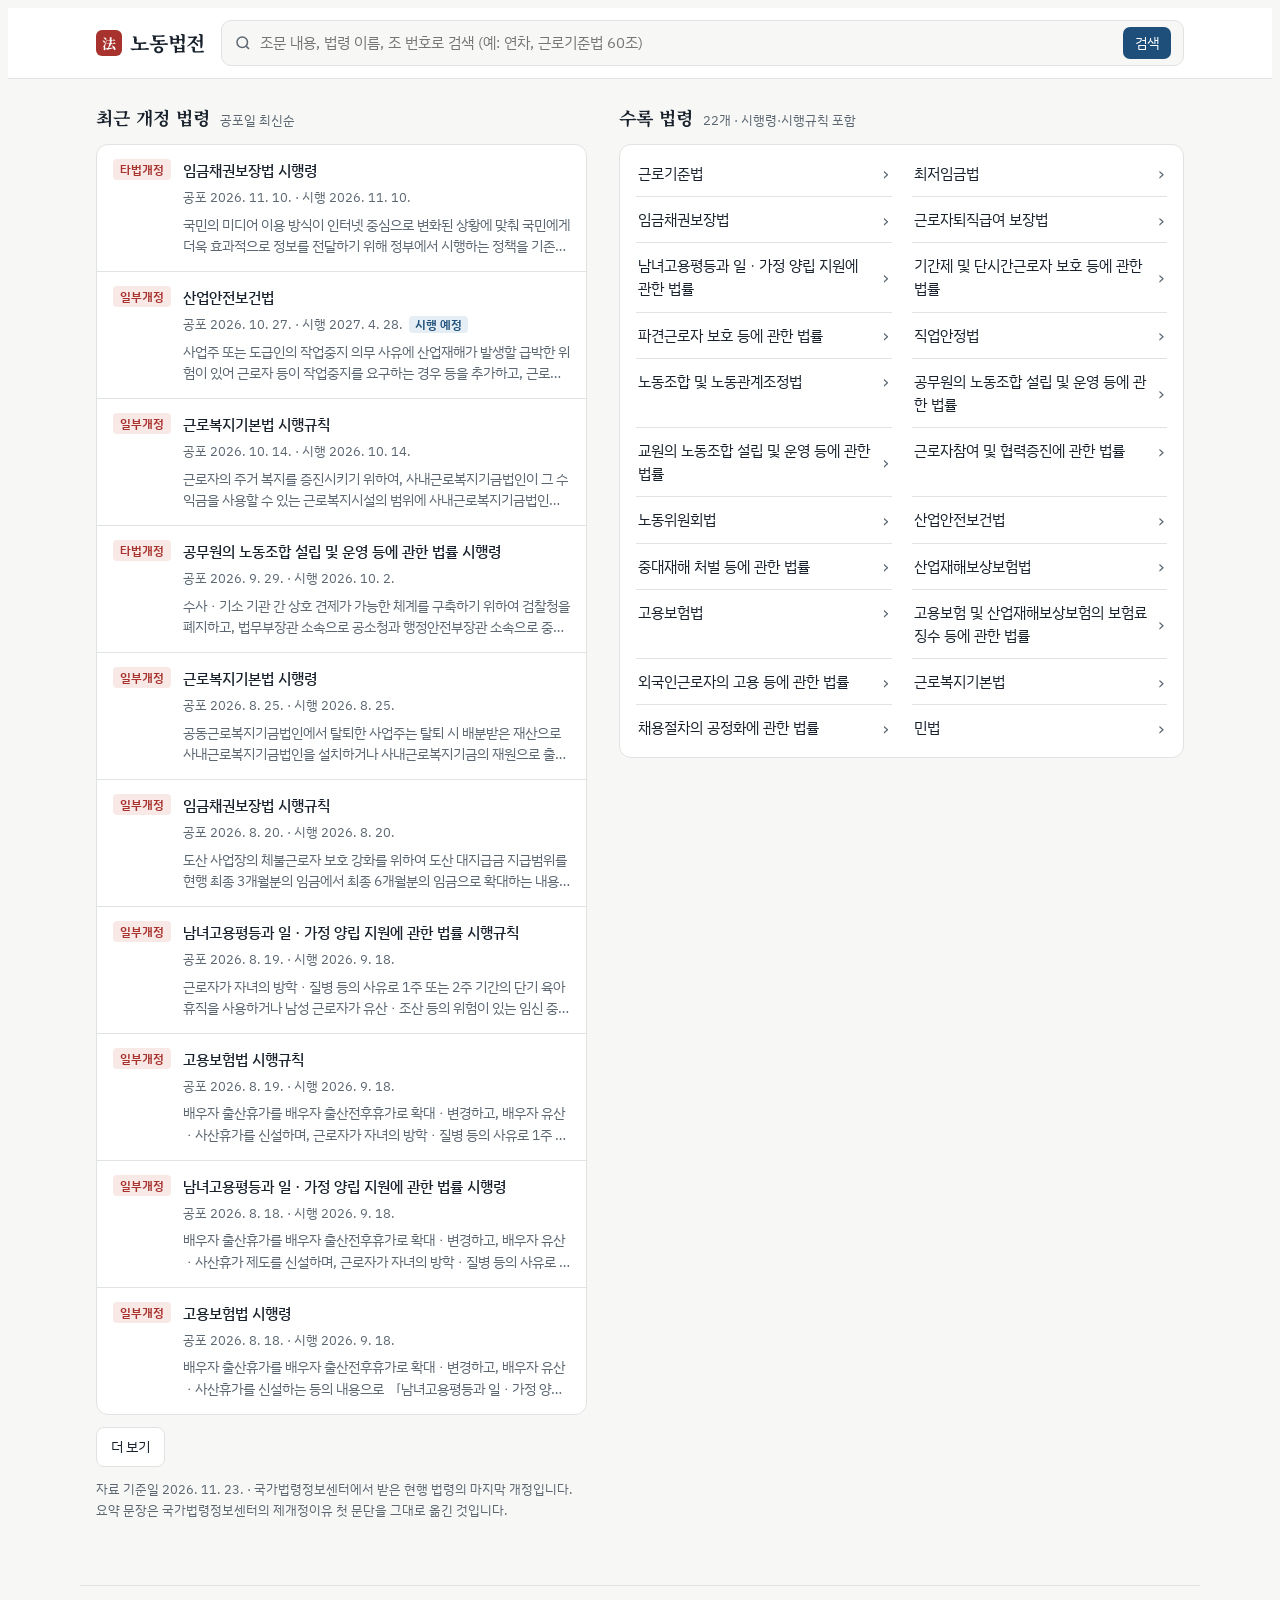
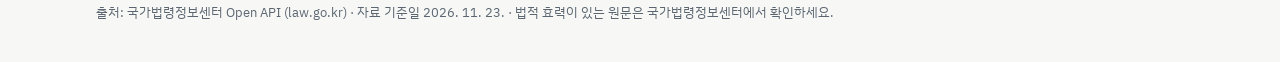
<file: app/index.html>
<!doctype html>
<html lang="ko">
<head>
<meta charset="utf-8">
<meta name="viewport" content="width=device-width, initial-scale=1, viewport-fit=cover">
<title>노동법전</title>
<meta name="description" content="공인노무사 업무용 노동법령 조회 (출처: 국가법령정보센터)">
<meta name="theme-color" content="#ffffff" media="(prefers-color-scheme: light)">
<meta name="theme-color" content="#1a2027" media="(prefers-color-scheme: dark)">
<link rel="manifest" href="manifest.webmanifest">
<link rel="icon" href="icons/icon-192.png">
<link rel="apple-touch-icon" href="icons/apple-touch-icon.png">
<meta name="apple-mobile-web-app-capable" content="yes">
<meta name="apple-mobile-web-app-title" content="노동법전">
<link rel="preconnect" href="https://fonts.googleapis.com">
<link rel="stylesheet" href="https://fonts.googleapis.com/css2?family=IBM+Plex+Sans+KR:wght@400;500;600&family=Noto+Serif+KR:wght@500;700&display=swap">
<link rel="stylesheet" href="style.css">
</head>
<body>

<header class="bar">
  <div class="wrap">
    <a class="brand" href="#home"><span class="seal" aria-hidden="true">法</span>노동법전</a>
    <form class="search" id="searchForm" role="search">
      <svg width="18" height="18" viewBox="0 0 24 24" fill="none" stroke="currentColor" stroke-width="2" aria-hidden="true"><circle cx="11" cy="11" r="7"/><path d="m20 20-3.5-3.5"/></svg>
      <input id="q" type="search" placeholder="조문 내용, 법령 이름, 조 번호로 검색 (예: 연차, 근로기준법 60조)" aria-label="검색어" enterkeyhint="search">
      <button type="submit">검색</button>
    </form>
  </div>
</header>

<main class="wrap" id="main">
  <p class="status">불러오는 중…</p>
</main>

<footer class="wrap src" id="foot"></footer>

<script src="app.js"></script>
</body>
</html>
</file>
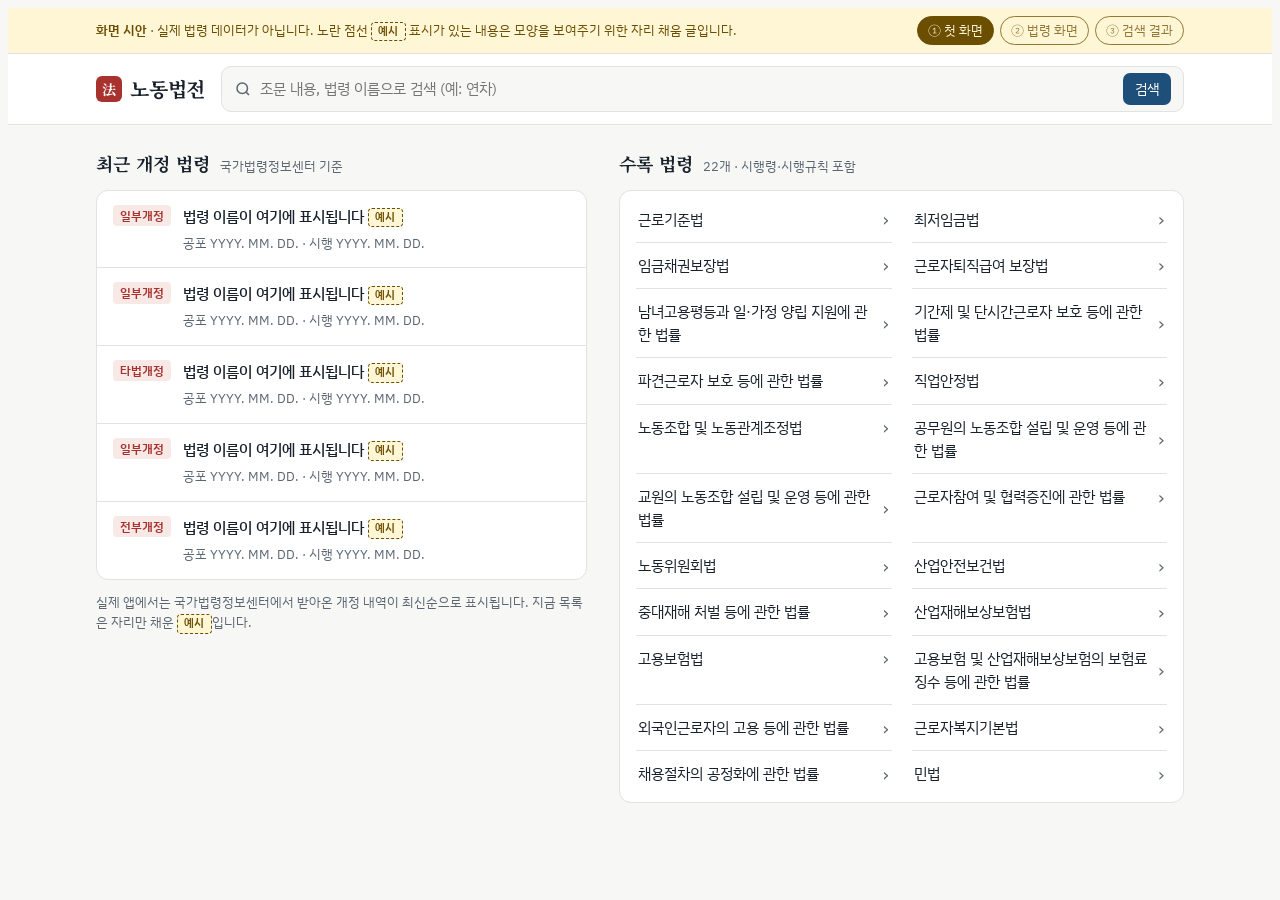
<file: mockup/index.html>
<!doctype html>
<html lang="ko">
<head>
<meta charset="utf-8">
<meta name="viewport" content="width=device-width, initial-scale=1, viewport-fit=cover">
<title>노동법전 화면 시안</title>
<meta name="claude:viewport-fit-sides" content="cover">
<link rel="preconnect" href="https://fonts.googleapis.com">
<link rel="stylesheet" href="https://fonts.googleapis.com/css2?family=IBM+Plex+Sans+KR:wght@400;500;600&family=Noto+Serif+KR:wght@500;700&display=swap">
<style>
/* Layout: 상단 고정 검색바 + 화면별 2단(PC) / 1단(휴대폰). 법전 종이 느낌의 차가운 흰색 위에 남색 잉크, 붉은 인주색은 '개정' 표시에만 사용 */
:root {
  --paper: #f7f8f6;
  --surface: #ffffff;
  --ink: #18212b;
  --muted: #5b6671;
  --line: #dfe3e1;
  --accent: #1d4f7a;
  --accent-soft: #e6eef5;
  --seal: #a8322d;
  --seal-soft: #f8e9e7;
  --mark: #fff1b8;
  --demo: #6b4e00;
  --demo-bg: #fff6d6;
  --f-display: "Noto Serif KR", "Nanum Myeongjo", "Batang", serif;
  --f-ui: "IBM Plex Sans KR", "Apple SD Gothic Neo", "Malgun Gothic", system-ui, sans-serif;
  color-scheme: light;
}
@media (prefers-color-scheme: dark) {
  :root:not([data-theme="light"]) {
    --paper: #12171c; --surface: #1a2027; --ink: #e7ebee; --muted: #9aa5af; --line: #2c343d;
    --accent: #8db8e0; --accent-soft: #1f2f3f; --seal: #e98a82; --seal-soft: #3a2220;
    --mark: #5a4a10; --demo: #f1d27a; --demo-bg: #2e2712; color-scheme: dark;
  }
}
:root[data-theme="dark"] {
  --paper: #12171c; --surface: #1a2027; --ink: #e7ebee; --muted: #9aa5af; --line: #2c343d;
  --accent: #8db8e0; --accent-soft: #1f2f3f; --seal: #e98a82; --seal-soft: #3a2220;
  --mark: #5a4a10; --demo: #f1d27a; --demo-bg: #2e2712; color-scheme: dark;
}
* { box-sizing: border-box; }
body { background: var(--paper); color: var(--ink); font-family: var(--f-ui); font-size: 15px; line-height: 1.6; }
body::before { content: ""; position: fixed; inset: 0 0 auto; height: env(safe-area-inset-top, 0px); z-index: 10; background: var(--surface); }
a { color: inherit; text-decoration: none; }
button { font: inherit; color: inherit; }
:focus-visible { outline: 2px solid var(--accent); outline-offset: 2px; }
.wrap { max-width: 1120px; margin: 0 auto; padding-left: max(16px, env(safe-area-inset-left, 0px)); padding-right: max(16px, env(safe-area-inset-right, 0px)); }

/* 시안 안내 띠 */
.demo { background: var(--demo-bg); color: var(--demo); font-size: 13px; border-bottom: 1px solid var(--line); }
.demo .wrap { display: flex; flex-wrap: wrap; align-items: center; gap: 8px 14px; padding-block: 8px; }
.demo strong { font-weight: 600; }
.demo nav { display: flex; gap: 6px; flex-wrap: wrap; margin-left: auto; }
.demo nav a { padding: 3px 10px; border-radius: 999px; border: 1px solid currentColor; opacity: .75; }
.demo nav a[aria-current="page"] { opacity: 1; background: var(--demo); color: var(--demo-bg); border-color: var(--demo); }

/* 상단바 */
.bar { position: sticky; top: env(safe-area-inset-top, 0px); z-index: 5; background: var(--surface); border-bottom: 1px solid var(--line); }
.bar .wrap { display: flex; align-items: center; gap: 16px; padding-block: 12px; }
.brand { font-family: var(--f-display); font-weight: 700; font-size: 20px; letter-spacing: -.01em; white-space: nowrap; display: flex; align-items: center; gap: 8px; }
.brand .seal { width: 26px; height: 26px; border-radius: 6px; background: var(--seal); color: #fff; font-size: 14px; display: grid; place-items: center; }
.search { flex: 1; min-width: 0; display: flex; align-items: center; gap: 8px; background: var(--paper); border: 1px solid var(--line); border-radius: 10px; padding: 0 12px; }
.search:focus-within { border-color: var(--accent); }
.search svg { flex: none; color: var(--muted); }
.search input { flex: 1; min-width: 0; border: 0; background: transparent; color: var(--ink); font: inherit; padding: 10px 0; outline: none; }
.search button { border: 0; background: var(--accent); color: var(--surface); border-radius: 7px; padding: 5px 12px; font-size: 14px; cursor: pointer; }
@media (max-width: 560px) {
  .bar .wrap { flex-direction: column; align-items: stretch; gap: 10px; }
}

main { padding-block: 24px 64px; }
.screen[hidden] { display: none !important; }
h2.sec { font-family: var(--f-display); font-size: 18px; margin: 0; display: flex; align-items: baseline; gap: 10px; }
h2.sec small { font-family: var(--f-ui); font-size: 13px; font-weight: 400; color: var(--muted); }
.ex { display: inline-block; font-size: 11px; font-weight: 600; letter-spacing: .04em; color: var(--demo); background: var(--demo-bg); border: 1px dashed var(--demo); border-radius: 4px; padding: 0 6px; line-height: 1.6; vertical-align: middle; }

/* 첫 화면 */
.home { display: grid; grid-template-columns: minmax(0, 1fr) minmax(0, 1.15fr); gap: 32px; align-items: start; }
@media (max-width: 860px) { .home { grid-template-columns: minmax(0, 1fr); gap: 28px; } }
.panel { display: grid; gap: 12px; min-width: 0; }
.recent { background: var(--surface); border: 1px solid var(--line); border-radius: 12px; overflow: hidden; }
.recent li { list-style: none; display: grid; grid-template-columns: auto minmax(0, 1fr); gap: 4px 12px; padding: 14px 16px; border-top: 1px solid var(--line); }
.recent li:first-child { border-top: 0; }
.recent ul { margin: 0; padding: 0; }
.kind { grid-row: span 2; align-self: start; font-size: 12px; font-weight: 600; color: var(--seal); background: var(--seal-soft); border-radius: 4px; padding: 1px 7px; white-space: nowrap; }
.recent .name { font-weight: 500; }
.recent .meta { font-size: 13px; color: var(--muted); font-variant-numeric: tabular-nums; }
.note { font-size: 13px; color: var(--muted); margin: 0; }

.laws { list-style: none; margin: 0; padding: 0; display: grid; grid-template-columns: repeat(2, minmax(0, 1fr)); gap: 0 20px; background: var(--surface); border: 1px solid var(--line); border-radius: 12px; padding: 6px 16px; }
@media (max-width: 560px) { .laws { grid-template-columns: minmax(0, 1fr); } }
.laws li { border-bottom: 1px solid var(--line); }
.laws li:nth-last-child(-n+2) { border-bottom: 0; }
@media (max-width: 560px) { .laws li:nth-last-child(2) { border-bottom: 1px solid var(--line); } }
.laws a { display: flex; align-items: center; justify-content: space-between; gap: 10px; padding: 11px 2px; font-size: 14.5px; }
.laws a:hover { color: var(--accent); }
.laws a::after { content: "›"; color: var(--muted); font-size: 18px; line-height: 1; }

/* 법령 화면 */
.lawhead { display: grid; gap: 6px; margin-bottom: 18px; }
.crumb { font-size: 13px; color: var(--muted); }
.crumb a:hover { color: var(--accent); }
.lawhead h1 { font-family: var(--f-display); font-size: clamp(24px, 4vw, 32px); margin: 0; letter-spacing: -.01em; text-wrap: balance; }
.lawmeta { font-size: 13px; color: var(--muted); display: flex; flex-wrap: wrap; gap: 4px 14px; font-variant-numeric: tabular-nums; }
.tabs { display: flex; gap: 4px; border-bottom: 1px solid var(--line); margin-bottom: 22px; overflow-x: auto; }
.tabs button { background: none; border: 0; border-bottom: 2px solid transparent; padding: 10px 16px; font-size: 15px; color: var(--muted); cursor: pointer; white-space: nowrap; margin-bottom: -1px; }
.tabs button[aria-selected="true"] { color: var(--ink); font-weight: 600; border-bottom-color: var(--accent); }
.lawbody { display: grid; grid-template-columns: 260px minmax(0, 1fr); gap: 32px; align-items: start; }
@media (max-width: 860px) { .lawbody { grid-template-columns: minmax(0, 1fr); gap: 16px; } }
.toc { position: sticky; top: calc(env(safe-area-inset-top, 0px) + 80px); background: var(--surface); border: 1px solid var(--line); border-radius: 12px; padding: 12px 8px; max-height: calc(100vh - 110px); overflow: auto; font-size: 14px; }
.toc summary { list-style: none; cursor: pointer; font-weight: 600; padding: 2px 8px 8px; display: flex; justify-content: space-between; }
.toc summary::-webkit-details-marker { display: none; }
.toc .ch { font-size: 12px; color: var(--muted); padding: 10px 8px 2px; letter-spacing: .02em; }
.toc a { display: block; padding: 5px 8px; border-radius: 6px; }
.toc a:hover { background: var(--accent-soft); }
.toc a.on { background: var(--accent-soft); color: var(--accent); font-weight: 500; }
@media (max-width: 860px) { .toc { position: static; max-height: none; } }
.articles { display: grid; gap: 0; min-width: 0; }
.chapter { font-family: var(--f-display); font-weight: 700; font-size: 16px; text-align: center; padding: 18px 0 6px; color: var(--muted); }
article.jo { padding: 18px 0; border-bottom: 1px solid var(--line); scroll-margin-top: 90px; }
article.jo h3 { margin: 0 0 8px; font-family: var(--f-display); font-size: 17px; display: flex; flex-wrap: wrap; align-items: center; gap: 8px; }
article.jo h3 .tag { font-family: var(--f-ui); font-size: 12px; font-weight: 600; color: var(--seal); background: var(--seal-soft); border-radius: 4px; padding: 0 7px; }
article.jo p { margin: 0 0 6px; font-family: var(--f-display); font-weight: 500; font-size: 16px; line-height: 1.85; max-width: 68ch; color: var(--muted); }
article.jo ol { margin: 4px 0 0; padding-left: 1.6em; font-family: var(--f-display); color: var(--muted); line-height: 1.85; max-width: 66ch; }

/* 검색 결과 */
.reshead { display: flex; flex-wrap: wrap; align-items: baseline; gap: 6px 14px; margin-bottom: 18px; }
.reshead h1 { font-family: var(--f-display); font-size: 22px; margin: 0; }
.reshead h1 q { color: var(--accent); quotes: "‘" "’"; }
.reshead span { color: var(--muted); font-size: 14px; font-variant-numeric: tabular-nums; }
.results { display: grid; grid-template-columns: 220px minmax(0, 1fr); gap: 32px; align-items: start; }
@media (max-width: 860px) { .results { grid-template-columns: minmax(0, 1fr); gap: 16px; } }
.filter { display: grid; gap: 2px; background: var(--surface); border: 1px solid var(--line); border-radius: 12px; padding: 8px; font-size: 14px; }
.filter a { display: flex; justify-content: space-between; gap: 8px; padding: 6px 8px; border-radius: 6px; }
.filter a.on { background: var(--accent-soft); color: var(--accent); font-weight: 500; }
.filter b { font-weight: 500; color: var(--muted); font-variant-numeric: tabular-nums; }
@media (max-width: 860px) {
  .filter { display: flex; overflow-x: auto; padding: 6px; }
  .filter a { white-space: nowrap; flex: none; gap: 6px; }
}
.group { background: var(--surface); border: 1px solid var(--line); border-radius: 12px; overflow: hidden; }
.groups { display: grid; gap: 16px; min-width: 0; }
.group header { display: flex; flex-wrap: wrap; align-items: center; gap: 6px 10px; padding: 12px 16px; border-bottom: 1px solid var(--line); background: var(--paper); }
.group header h2 { font-family: var(--f-display); font-size: 16px; margin: 0; }
.group header span { font-size: 13px; color: var(--muted); }
.hit { display: block; padding: 14px 16px; border-top: 1px solid var(--line); }
.hit:first-of-type { border-top: 0; }
.hit:hover { background: var(--accent-soft); }
.hit .t { font-weight: 600; font-size: 14.5px; }
.hit .s { margin: 4px 0 0; font-size: 14px; color: var(--muted); }
mark { background: var(--mark); color: var(--ink); padding: 0 2px; border-radius: 2px; }
</style>
</head>
<body>

<div class="demo">
  <div class="wrap">
    <span><strong>화면 시안</strong> · 실제 법령 데이터가 아닙니다. 노란 점선 <span class="ex">예시</span> 표시가 있는 내용은 모양을 보여주기 위한 자리 채움 글입니다.</span>
    <nav aria-label="시안 화면 선택">
      <a href="#home" data-go="home">① 첫 화면</a>
      <a href="#law" data-go="law">② 법령 화면</a>
      <a href="#search" data-go="search">③ 검색 결과</a>
    </nav>
  </div>
</div>

<header class="bar">
  <div class="wrap">
    <a class="brand" href="#home"><span class="seal" aria-hidden="true">法</span>노동법전</a>
    <form class="search" id="searchForm" role="search">
      <svg width="18" height="18" viewBox="0 0 24 24" fill="none" stroke="currentColor" stroke-width="2" aria-hidden="true"><circle cx="11" cy="11" r="7"/><path d="m20 20-3.5-3.5"/></svg>
      <input id="q" type="search" placeholder="조문 내용, 법령 이름으로 검색 (예: 연차)" aria-label="검색어">
      <button type="submit">검색</button>
    </form>
  </div>
</header>

<main class="wrap">

  <!-- ① 첫 화면 -->
  <section class="screen" id="s-home">
    <div class="home">
      <div class="panel">
        <h2 class="sec">최근 개정 법령 <small>국가법령정보센터 기준</small></h2>
        <div class="recent">
          <ul id="recentList"></ul>
        </div>
        <p class="note">실제 앱에서는 국가법령정보센터에서 받아온 개정 내역이 최신순으로 표시됩니다. 지금 목록은 자리만 채운 <span class="ex">예시</span>입니다.</p>
      </div>
      <div class="panel">
        <h2 class="sec">수록 법령 <small>22개 · 시행령·시행규칙 포함</small></h2>
        <ul class="laws" id="lawList"></ul>
      </div>
    </div>
  </section>

  <!-- ② 법령 화면 -->
  <section class="screen" id="s-law" hidden>
    <div class="lawhead">
      <div class="crumb"><a href="#home">수록 법령</a> › <span id="lawCrumb">근로기준법</span></div>
      <h1 id="lawTitle">근로기준법</h1>
      <div class="lawmeta"><span>시행 YYYY. MM. DD.</span><span>법률 제○○○○○호</span><span class="ex">예시</span></div>
    </div>
    <div class="tabs" role="tablist" aria-label="법령 종류">
      <button role="tab" aria-selected="true" data-tab="법률">법률</button>
      <button role="tab" aria-selected="false" data-tab="시행령">시행령</button>
      <button role="tab" aria-selected="false" data-tab="시행규칙">시행규칙</button>
    </div>
    <div class="lawbody">
      <details class="toc" id="toc" open>
        <summary>조문 목차 <span aria-hidden="true">▾</span></summary>
        <div id="tocList"></div>
      </details>
      <div class="articles" id="articles"></div>
    </div>
  </section>

  <!-- ③ 검색 결과 -->
  <section class="screen" id="s-search" hidden>
    <div class="reshead">
      <h1>검색어 <q id="qShow">연차</q></h1>
      <span>3개 법령 · 7개 조문 <span class="ex">예시</span></span>
    </div>
    <div class="results">
      <nav class="filter" aria-label="법령별 보기">
        <a href="#search" class="on">전체 <b>7</b></a>
        <a href="#search">근로기준법 <b>3</b></a>
        <a href="#search">근로기준법 시행령 <b>2</b></a>
        <a href="#search">근로기준법 시행규칙 <b>2</b></a>
      </nav>
      <div class="groups" id="groups"></div>
    </div>
  </section>

</main>

<script>
const LAWS = [
  "근로기준법", "최저임금법", "임금채권보장법", "근로자퇴직급여 보장법",
  "남녀고용평등과 일·가정 양립 지원에 관한 법률", "기간제 및 단시간근로자 보호 등에 관한 법률",
  "파견근로자 보호 등에 관한 법률", "직업안정법", "노동조합 및 노동관계조정법",
  "공무원의 노동조합 설립 및 운영 등에 관한 법률", "교원의 노동조합 설립 및 운영 등에 관한 법률",
  "근로자참여 및 협력증진에 관한 법률", "노동위원회법", "산업안전보건법", "중대재해 처벌 등에 관한 법률",
  "산업재해보상보험법", "고용보험법", "고용보험 및 산업재해보상보험의 보험료징수 등에 관한 법률",
  "외국인근로자의 고용 등에 관한 법률", "근로자복지기본법", "채용절차의 공정화에 관한 법률", "민법"
];
const esc = s => s.replace(/[&<>"]/g, c => ({ "&": "&amp;", "<": "&lt;", ">": "&gt;", '"': "&quot;" }[c]));

// 첫 화면: 최근 개정 (자리 채움)
const kinds = ["일부개정", "일부개정", "타법개정", "일부개정", "전부개정"];
document.getElementById("recentList").innerHTML = kinds.map((k, i) => `
  <li><span class="kind">${k}</span>
    <a class="name" href="#law">법령 이름이 여기에 표시됩니다 <span class="ex">예시</span></a>
    <span class="meta">공포 YYYY. MM. DD. · 시행 YYYY. MM. DD.</span></li>`).join("");

// 첫 화면: 수록 법령 22개
document.getElementById("lawList").innerHTML = LAWS.map(n => `<li><a href="#law" data-law="${esc(n)}">${esc(n)}</a></li>`).join("");

// 법령 화면: 목차와 본문 (자리 채움)
const CH = [
  { ch: "제1장 장 제목", jo: [1, 2, 3] },
  { ch: "제2장 장 제목", jo: [4, 5, 6, 7] },
  { ch: "제3장 장 제목", jo: [8, 9, 10] }
];
function renderLaw(tab) {
  const label = tab === "법률" ? "" : " " + tab;
  document.getElementById("tocList").innerHTML = CH.map(c => `
    <div class="ch">${c.ch} <span class="ex">예시</span></div>
    ${c.jo.map(n => `<a href="#law" data-jo="${n}" class="${n === 1 ? "on" : ""}">제${n}조 (조문 제목)</a>`).join("")}`).join("");
  document.getElementById("articles").innerHTML = CH.map(c => `
    <div class="chapter">${c.ch}</div>
    ${c.jo.map(n => `
      <article class="jo" id="jo-${n}">
        <h3>제${n}조(조문 제목) <span class="ex">예시</span>${n === 5 ? '<span class="tag">개정 YYYY. MM. DD.</span>' : ""}</h3>
        <p>이 자리에 국가법령정보센터에서 받아온${label} 제${n}조의 실제 조문 내용이 그대로 표시됩니다. 지금 보이는 글은 글자 크기와 줄 간격을 보여주기 위한 예시 문장입니다.</p>
        ${n % 3 === 1 ? `<ol><li>항이나 호가 있는 조문은 이렇게 번호를 붙여 한 줄씩 보여줍니다.</li><li>두 번째 항목 자리입니다.</li></ol>` : ""}
      </article>`).join("")}`).join("");
}
document.querySelectorAll(".tabs button").forEach(b => b.addEventListener("click", () => {
  document.querySelectorAll(".tabs button").forEach(x => x.setAttribute("aria-selected", x === b));
  renderLaw(b.dataset.tab);
}));
document.getElementById("tocList").addEventListener("click", e => {
  const a = e.target.closest("a[data-jo]"); if (!a) return;
  e.preventDefault();
  document.querySelectorAll("#tocList a").forEach(x => x.classList.toggle("on", x === a));
  document.getElementById("jo-" + a.dataset.jo)?.scrollIntoView({ behavior: matchMedia("(prefers-reduced-motion: reduce)").matches ? "auto" : "smooth", block: "start" });
});
function setLaw(name) {
  document.getElementById("lawTitle").textContent = name;
  document.getElementById("lawCrumb").textContent = name;
  const civil = name === "민법";
  document.querySelectorAll(".tabs button").forEach(b => { b.hidden = civil && b.dataset.tab !== "법률"; b.setAttribute("aria-selected", b.dataset.tab === "법률"); });
  renderLaw("법률");
}
document.getElementById("lawList").addEventListener("click", e => {
  const a = e.target.closest("a[data-law]"); if (a) setLaw(a.dataset.law);
});
setLaw("근로기준법");

// 검색 결과: 법령별 묶음 (자리 채움)
function renderSearch(q) {
  const word = esc(q || "연차");
  document.getElementById("qShow").textContent = q || "연차";
  const groups = [["근로기준법", 3], ["근로기준법 시행령", 2], ["근로기준법 시행규칙", 2]];
  document.getElementById("groups").innerHTML = groups.map(([g, cnt]) => `
    <section class="group">
      <header><h2>${g}</h2><span>${cnt}개 조문</span><span class="ex">예시</span></header>
      ${Array.from({ length: cnt }, (_, i) => `
        <a class="hit" href="#law">
          <div class="t">제○조(조문 제목)</div>
          <p class="s">…검색어가 들어 있는 문장 앞뒤 일부가 이렇게 표시되고, <mark>${word}</mark> 부분은 노란색으로 강조됩니다…</p>
        </a>`).join("")}
    </section>`).join("");
}
renderSearch("연차");
document.getElementById("searchForm").addEventListener("submit", e => {
  e.preventDefault();
  renderSearch(document.getElementById("q").value.trim());
  location.hash = "search"; show();
});

// 화면 전환
function show() {
  const v = (location.hash || "#home").slice(1);
  const name = ["home", "law", "search"].includes(v) ? v : "home";
  ["home", "law", "search"].forEach(s => document.getElementById("s-" + s).hidden = s !== name);
  document.querySelectorAll(".demo nav a").forEach(a => a.dataset.go === name ? a.setAttribute("aria-current", "page") : a.removeAttribute("aria-current"));
  window.scrollTo(0, 0);
}
window.addEventListener("hashchange", show);
const mq = matchMedia("(max-width: 860px)");
const syncToc = () => { document.getElementById("toc").open = !mq.matches; };
mq.addEventListener?.("change", syncToc); syncToc();
show();
</script>
</body>
</html>
</file>
<file: app/style.css>
/* 상단 고정 검색바 + 화면별 2단(PC) / 1단(휴대폰). 붉은 인주색은 '개정' 표시에만 사용 */
:root {
  --paper: #f7f8f6;
  --surface: #ffffff;
  --ink: #18212b;
  --muted: #5b6671;
  --line: #dfe3e1;
  --accent: #1d4f7a;
  --accent-soft: #e6eef5;
  --seal: #a8322d;
  --seal-soft: #f8e9e7;
  --mark: #fff1b8;
  --demo: #6b4e00;
  --demo-bg: #fff6d6;
  --f-display: "Noto Serif KR", "Nanum Myeongjo", "Batang", serif;
  --f-ui: "IBM Plex Sans KR", "Apple SD Gothic Neo", "Malgun Gothic", system-ui, sans-serif;
  color-scheme: light;
}
@media (prefers-color-scheme: dark) {
  :root:not([data-theme="light"]) {
    --paper: #12171c; --surface: #1a2027; --ink: #e7ebee; --muted: #9aa5af; --line: #2c343d;
    --accent: #8db8e0; --accent-soft: #1f2f3f; --seal: #e98a82; --seal-soft: #3a2220;
    --mark: #5a4a10; --demo: #f1d27a; --demo-bg: #2e2712; color-scheme: dark;
  }
}
:root[data-theme="dark"] {
  --paper: #12171c; --surface: #1a2027; --ink: #e7ebee; --muted: #9aa5af; --line: #2c343d;
  --accent: #8db8e0; --accent-soft: #1f2f3f; --seal: #e98a82; --seal-soft: #3a2220;
  --mark: #5a4a10; --demo: #f1d27a; --demo-bg: #2e2712; color-scheme: dark;
}
* { box-sizing: border-box; }
body { background: var(--paper); color: var(--ink); font-family: var(--f-ui); font-size: 15px; line-height: 1.6; }
body::before { content: ""; position: fixed; inset: 0 0 auto; height: env(safe-area-inset-top, 0px); z-index: 10; background: var(--surface); }
a { color: inherit; text-decoration: none; }
button { font: inherit; color: inherit; }
:focus-visible { outline: 2px solid var(--accent); outline-offset: 2px; }
.wrap { max-width: 1120px; margin: 0 auto; padding-left: max(16px, env(safe-area-inset-left, 0px)); padding-right: max(16px, env(safe-area-inset-right, 0px)); }

/* 상단바 */
.bar { position: sticky; top: env(safe-area-inset-top, 0px); z-index: 5; background: var(--surface); border-bottom: 1px solid var(--line); }
.bar .wrap { display: flex; align-items: center; gap: 16px; padding-block: 12px; }
.brand { font-family: var(--f-display); font-weight: 700; font-size: 20px; letter-spacing: -.01em; white-space: nowrap; display: flex; align-items: center; gap: 8px; }
.brand .seal { width: 26px; height: 26px; border-radius: 6px; background: var(--seal); color: #fff; font-size: 14px; display: grid; place-items: center; }
.search { flex: 1; min-width: 0; display: flex; align-items: center; gap: 8px; background: var(--paper); border: 1px solid var(--line); border-radius: 10px; padding: 0 12px; }
.search:focus-within { border-color: var(--accent); }
.search svg { flex: none; color: var(--muted); }
.search input { flex: 1; min-width: 0; border: 0; background: transparent; color: var(--ink); font: inherit; padding: 10px 0; outline: none; }
.search button { border: 0; background: var(--accent); color: var(--surface); border-radius: 7px; padding: 5px 12px; font-size: 14px; cursor: pointer; }
@media (max-width: 560px) {
  .bar .wrap { flex-direction: column; align-items: stretch; gap: 10px; }
}

main { padding-block: 24px 64px; }
.screen[hidden] { display: none !important; }
h2.sec { font-family: var(--f-display); font-size: 18px; margin: 0; display: flex; align-items: baseline; gap: 10px; }
h2.sec small { font-family: var(--f-ui); font-size: 13px; font-weight: 400; color: var(--muted); }

/* 첫 화면 */
.home { display: grid; grid-template-columns: minmax(0, 1fr) minmax(0, 1.15fr); gap: 32px; align-items: start; }
@media (max-width: 860px) { .home { grid-template-columns: minmax(0, 1fr); gap: 28px; } }
.panel { display: grid; gap: 12px; min-width: 0; }
.recent { background: var(--surface); border: 1px solid var(--line); border-radius: 12px; overflow: hidden; }
.recent li { list-style: none; display: grid; grid-template-columns: auto minmax(0, 1fr); gap: 4px 12px; padding: 14px 16px; border-top: 1px solid var(--line); }
.recent li:first-child { border-top: 0; }
.recent ul { margin: 0; padding: 0; }
.kind { grid-row: span 2; align-self: start; font-size: 12px; font-weight: 600; color: var(--seal); background: var(--seal-soft); border-radius: 4px; padding: 1px 7px; white-space: nowrap; }
.recent .name { font-weight: 500; }
.recent .meta { font-size: 13px; color: var(--muted); font-variant-numeric: tabular-nums; }
.note { font-size: 13px; color: var(--muted); margin: 0; }

.laws { list-style: none; margin: 0; padding: 0; display: grid; grid-template-columns: repeat(2, minmax(0, 1fr)); gap: 0 20px; background: var(--surface); border: 1px solid var(--line); border-radius: 12px; padding: 6px 16px; }
@media (max-width: 560px) { .laws { grid-template-columns: minmax(0, 1fr); } }
.laws li { border-bottom: 1px solid var(--line); }
.laws li:nth-last-child(-n+2) { border-bottom: 0; }
@media (max-width: 560px) { .laws li:nth-last-child(2) { border-bottom: 1px solid var(--line); } }
.laws a { display: flex; align-items: center; justify-content: space-between; gap: 10px; padding: 11px 2px; font-size: 14.5px; }
.laws a:hover { color: var(--accent); }
.laws a::after { content: "›"; color: var(--muted); font-size: 18px; line-height: 1; }

/* 법령 화면 */
.lawhead { display: grid; gap: 6px; margin-bottom: 18px; }
.crumb { font-size: 13px; color: var(--muted); }
.crumb a:hover { color: var(--accent); }
.lawhead h1 { font-family: var(--f-display); font-size: clamp(24px, 4vw, 32px); margin: 0; letter-spacing: -.01em; text-wrap: balance; }
.lawmeta { font-size: 13px; color: var(--muted); display: flex; flex-wrap: wrap; gap: 4px 14px; font-variant-numeric: tabular-nums; }
.tabs { display: flex; gap: 4px; border-bottom: 1px solid var(--line); margin-bottom: 22px; overflow-x: auto; }
.tabs button { background: none; border: 0; border-bottom: 2px solid transparent; padding: 10px 16px; font-size: 15px; color: var(--muted); cursor: pointer; white-space: nowrap; margin-bottom: -1px; }
.tabs button[aria-selected="true"] { color: var(--ink); font-weight: 600; border-bottom-color: var(--accent); }
.lawbody { display: grid; grid-template-columns: 260px minmax(0, 1fr); gap: 32px; align-items: start; }
@media (max-width: 860px) { .lawbody { grid-template-columns: minmax(0, 1fr); gap: 16px; } }
.toc { position: sticky; top: calc(env(safe-area-inset-top, 0px) + 80px); background: var(--surface); border: 1px solid var(--line); border-radius: 12px; padding: 12px 8px; max-height: calc(100vh - 110px); overflow: auto; font-size: 14px; }
.toc summary { list-style: none; cursor: pointer; font-weight: 600; padding: 2px 8px 8px; display: flex; justify-content: space-between; }
.toc summary::-webkit-details-marker { display: none; }
.toc .ch { font-size: 12px; color: var(--muted); padding: 10px 8px 2px; letter-spacing: .02em; }
.toc a { display: block; padding: 5px 8px; border-radius: 6px; }
.toc a:hover { background: var(--accent-soft); }
.toc a.on { background: var(--accent-soft); color: var(--accent); font-weight: 500; }
@media (max-width: 860px) { .toc { position: static; max-height: none; } }
.articles { display: grid; gap: 0; min-width: 0; }
.chapter { font-family: var(--f-display); font-weight: 700; font-size: 16px; text-align: center; padding: 18px 0 6px; color: var(--muted); }
article.jo { padding: 18px 0; border-bottom: 1px solid var(--line); scroll-margin-top: 90px; }
article.jo h3 { margin: 0 0 8px; font-family: var(--f-display); font-size: 17px; display: flex; flex-wrap: wrap; align-items: center; gap: 8px; }
article.jo h3 .tag { font-family: var(--f-ui); font-size: 12px; font-weight: 600; color: var(--seal); background: var(--seal-soft); border-radius: 4px; padding: 0 7px; }
article.jo p { margin: 0 0 6px; font-family: var(--f-display); font-weight: 500; font-size: 16px; line-height: 1.85; max-width: 68ch; color: var(--muted); }
article.jo ol { margin: 4px 0 0; padding-left: 1.6em; font-family: var(--f-display); color: var(--muted); line-height: 1.85; max-width: 66ch; }

/* 검색 결과 */
.reshead { display: flex; flex-wrap: wrap; align-items: baseline; gap: 6px 14px; margin-bottom: 18px; }
.reshead h1 { font-family: var(--f-display); font-size: 22px; margin: 0; }
.reshead h1 q { color: var(--accent); quotes: "‘" "’"; }
.reshead span { color: var(--muted); font-size: 14px; font-variant-numeric: tabular-nums; }
.results { display: grid; grid-template-columns: 220px minmax(0, 1fr); gap: 32px; align-items: start; }
@media (max-width: 860px) { .results { grid-template-columns: minmax(0, 1fr); gap: 16px; } }
.filter { display: grid; gap: 2px; background: var(--surface); border: 1px solid var(--line); border-radius: 12px; padding: 8px; font-size: 14px; }
.filter a { display: flex; justify-content: space-between; gap: 8px; padding: 6px 8px; border-radius: 6px; }
.filter a.on { background: var(--accent-soft); color: var(--accent); font-weight: 500; }
.filter b { font-weight: 500; color: var(--muted); font-variant-numeric: tabular-nums; }
@media (max-width: 860px) {
  .filter { display: flex; overflow-x: auto; padding: 6px; }
  .filter a { white-space: nowrap; flex: none; gap: 6px; }
}
.group { background: var(--surface); border: 1px solid var(--line); border-radius: 12px; overflow: hidden; }
.groups { display: grid; gap: 16px; min-width: 0; }
.group header { display: flex; flex-wrap: wrap; align-items: center; gap: 6px 10px; padding: 12px 16px; border-bottom: 1px solid var(--line); background: var(--paper); }
.group header h2 { font-family: var(--f-display); font-size: 16px; margin: 0; }
.group header span { font-size: 13px; color: var(--muted); }
.hit { display: block; padding: 14px 16px; border-top: 1px solid var(--line); }
.hit:first-of-type { border-top: 0; }
.hit:hover { background: var(--accent-soft); }
.hit .t { font-weight: 600; font-size: 14.5px; }
.hit .s { margin: 4px 0 0; font-size: 14px; color: var(--muted); }
mark { background: var(--mark); color: var(--ink); padding: 0 2px; border-radius: 2px; }

/* 실제 앱에서 더한 부분 */
.brand .seal { font-family: var(--f-display); }
.status { font-size: 13px; color: var(--muted); }
.recent a.name:hover { color: var(--accent); }
.recent .sum { grid-column: 2; font-size: 13.5px; color: var(--muted); margin: 2px 0 0; display: -webkit-box; -webkit-line-clamp: 2; -webkit-box-orient: vertical; overflow: hidden; }
.soon { font-size: 12px; font-weight: 600; color: var(--accent); background: var(--accent-soft); border-radius: 4px; padding: 0 6px; margin-left: 6px; white-space: nowrap; }
.more { border: 1px solid var(--line); background: var(--surface); border-radius: 8px; padding: 8px 14px; cursor: pointer; font-size: 14px; justify-self: start; }
.more:hover { border-color: var(--accent); color: var(--accent); }
.lawmeta a { color: var(--accent); text-decoration: underline; text-underline-offset: 2px; }
details.why { background: var(--surface); border: 1px solid var(--line); border-radius: 10px; padding: 10px 14px; font-size: 14px; margin-top: 4px; }
details.why summary { cursor: pointer; font-weight: 500; }
details.why p { margin: 8px 0 0; color: var(--muted); white-space: pre-wrap; max-width: 80ch; }
.tabs button[hidden] { display: none; }
.toc .art-n { font-variant-numeric: tabular-nums; }
article.jo h3 .tag.enf { color: var(--accent); background: var(--accent-soft); }
article.jo p { color: var(--ink); }
article.jo p.l1 { padding-left: 0; }
article.jo p.l2 { padding-left: 1.4em; }
article.jo p.l3 { padding-left: 2.8em; }
article.jo .ref { font-family: var(--f-ui); font-size: 13px; color: var(--muted); margin: 4px 0 0; }
article.jo .rev { color: var(--muted); font-size: .86em; }
article.jo.flash { animation: flash 2.2s ease-out; }
@keyframes flash { from { background: var(--mark); } to { background: transparent; } }
@media (prefers-reduced-motion: reduce) { article.jo.flash { animation: none; outline: 2px solid var(--mark); } }
.hit .t small { font-weight: 400; color: var(--muted); margin-left: 6px; }
.group .showall { display: block; width: 100%; border: 0; border-top: 1px solid var(--line); background: var(--paper); padding: 10px; cursor: pointer; color: var(--accent); font-size: 14px; }
.empty { background: var(--surface); border: 1px dashed var(--line); border-radius: 12px; padding: 24px; color: var(--muted); text-align: center; }
.jump { display: flex; flex-wrap: wrap; gap: 8px; margin-bottom: 16px; }
.jump a { background: var(--accent-soft); color: var(--accent); border-radius: 999px; padding: 4px 12px; font-size: 14px; }
footer.src { font-size: 12.5px; color: var(--muted); border-top: 1px solid var(--line); padding-block: 16px 32px; }
.filter a { cursor: pointer; }
.filter a span { min-width: 0; overflow: hidden; text-overflow: ellipsis; white-space: nowrap; }
.tabs a { border-bottom: 2px solid transparent; padding: 10px 16px; font-size: 15px; color: var(--muted); white-space: nowrap; margin-bottom: -1px; }
.tabs a[aria-selected="true"] { color: var(--ink); font-weight: 600; border-bottom-color: var(--accent); }
@media (max-width: 560px) { article.jo { scroll-margin-top: 140px; } }
</file>
